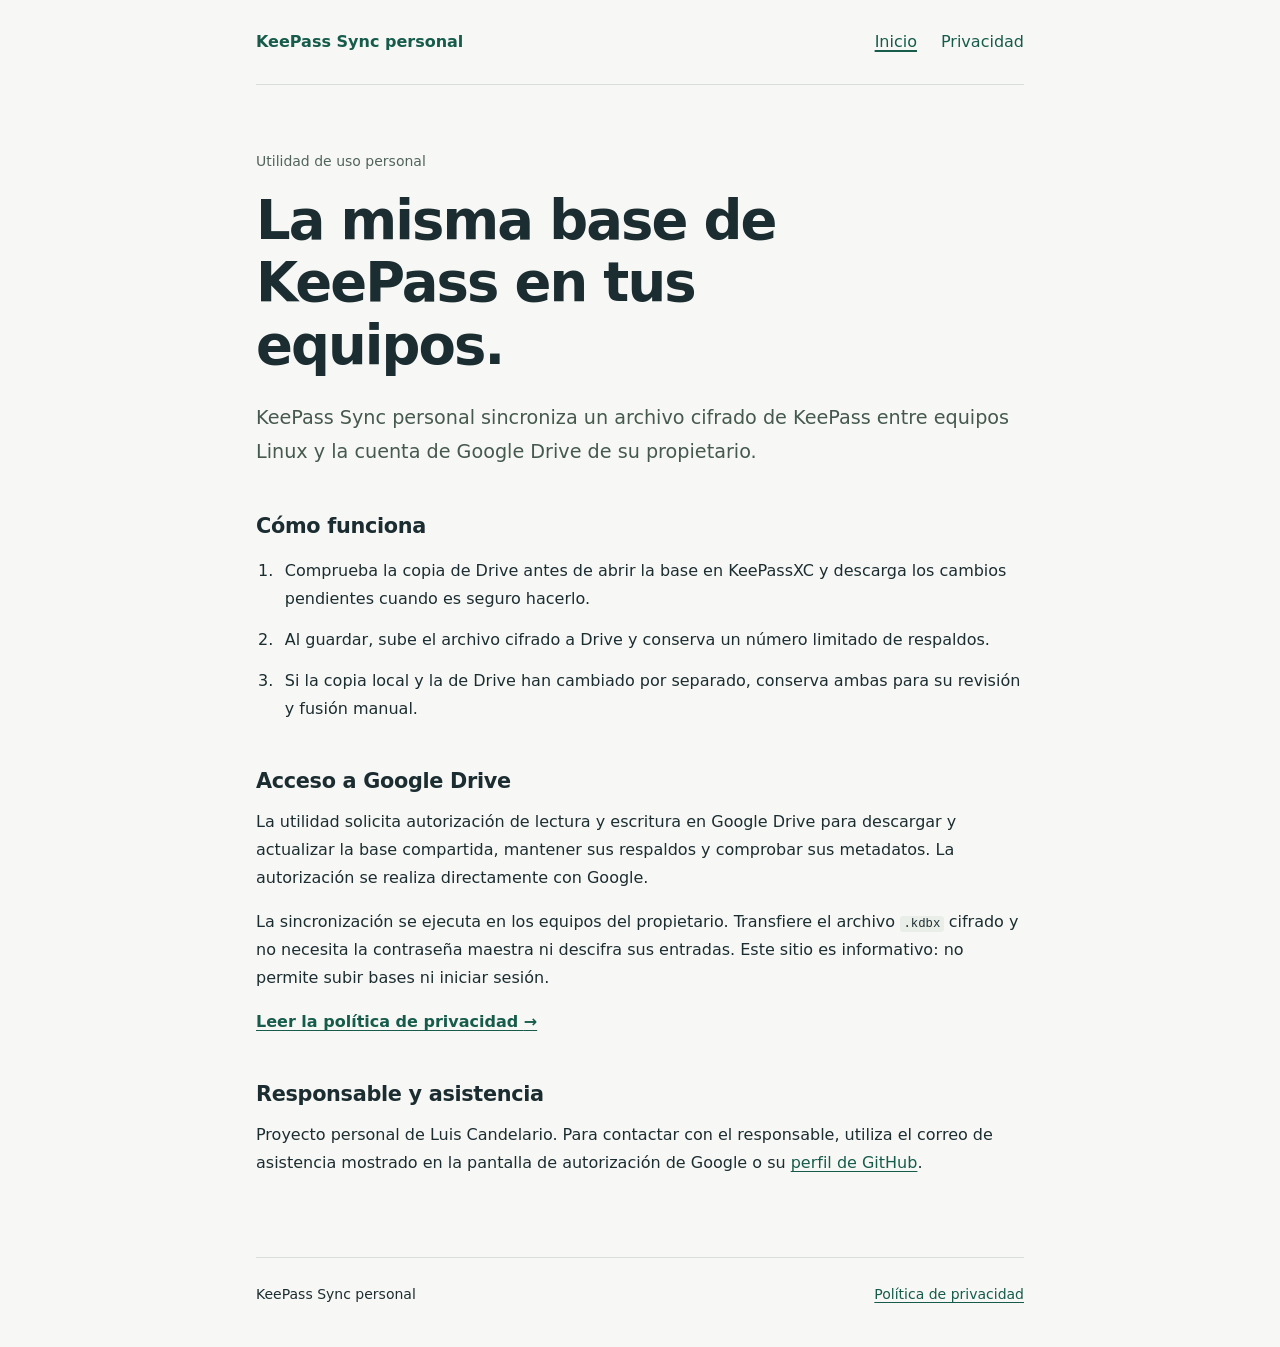
<file: index.html>
<!doctype html>
<html lang="es">
<head>
  <meta charset="utf-8">
  <meta name="viewport" content="width=device-width, initial-scale=1">
  <meta name="description" content="Información sobre KeePass Sync personal, una utilidad local para sincronizar una base de datos cifrada de KeePass con Google Drive.">
  <title>KeePass Sync personal</title>
  <link rel="stylesheet" href="styles.css">
</head>
<body>
  <a class="skip-link" href="#contenido">Ir al contenido</a>
  <header>
    <a class="brand" href="./">KeePass Sync personal</a>
    <nav aria-label="Navegación principal">
      <a href="./" aria-current="page">Inicio</a>
      <a href="privacidad.html">Privacidad</a>
    </nav>
  </header>
  <main id="contenido">
    <p class="eyebrow">Utilidad de uso personal</p>
    <h1>La misma base de KeePass en tus equipos.</h1>
    <p class="lead">KeePass Sync personal sincroniza un archivo cifrado de KeePass entre equipos Linux y la cuenta de Google Drive de su propietario.</p>
    <section aria-labelledby="funcionamiento">
      <h2 id="funcionamiento">Cómo funciona</h2>
      <ol>
        <li>Comprueba la copia de Drive antes de abrir la base en KeePassXC y descarga los cambios pendientes cuando es seguro hacerlo.</li>
        <li>Al guardar, sube el archivo cifrado a Drive y conserva un número limitado de respaldos.</li>
        <li>Si la copia local y la de Drive han cambiado por separado, conserva ambas para su revisión y fusión manual.</li>
      </ol>
    </section>
    <section aria-labelledby="datos">
      <h2 id="datos">Acceso a Google Drive</h2>
      <p>La utilidad solicita autorización de lectura y escritura en Google Drive para descargar y actualizar la base compartida, mantener sus respaldos y comprobar sus metadatos. La autorización se realiza directamente con Google.</p>
      <p>La sincronización se ejecuta en los equipos del propietario. Transfiere el archivo <code>.kdbx</code> cifrado y no necesita la contraseña maestra ni descifra sus entradas. Este sitio es informativo: no permite subir bases ni iniciar sesión.</p>
      <p><a class="text-link" href="privacidad.html">Leer la política de privacidad <span aria-hidden="true">→</span></a></p>
    </section>
    <section aria-labelledby="contacto">
      <h2 id="contacto">Responsable y asistencia</h2>
      <p>Proyecto personal de Luis Candelario. Para contactar con el responsable, utiliza el correo de asistencia mostrado en la pantalla de autorización de Google o su <a href="https://github.com/luis-knd">perfil de GitHub</a>.</p>
    </section>
  </main>
  <footer>
    <span>KeePass Sync personal</span>
    <a href="privacidad.html">Política de privacidad</a>
  </footer>
</body>
</html>
</file>
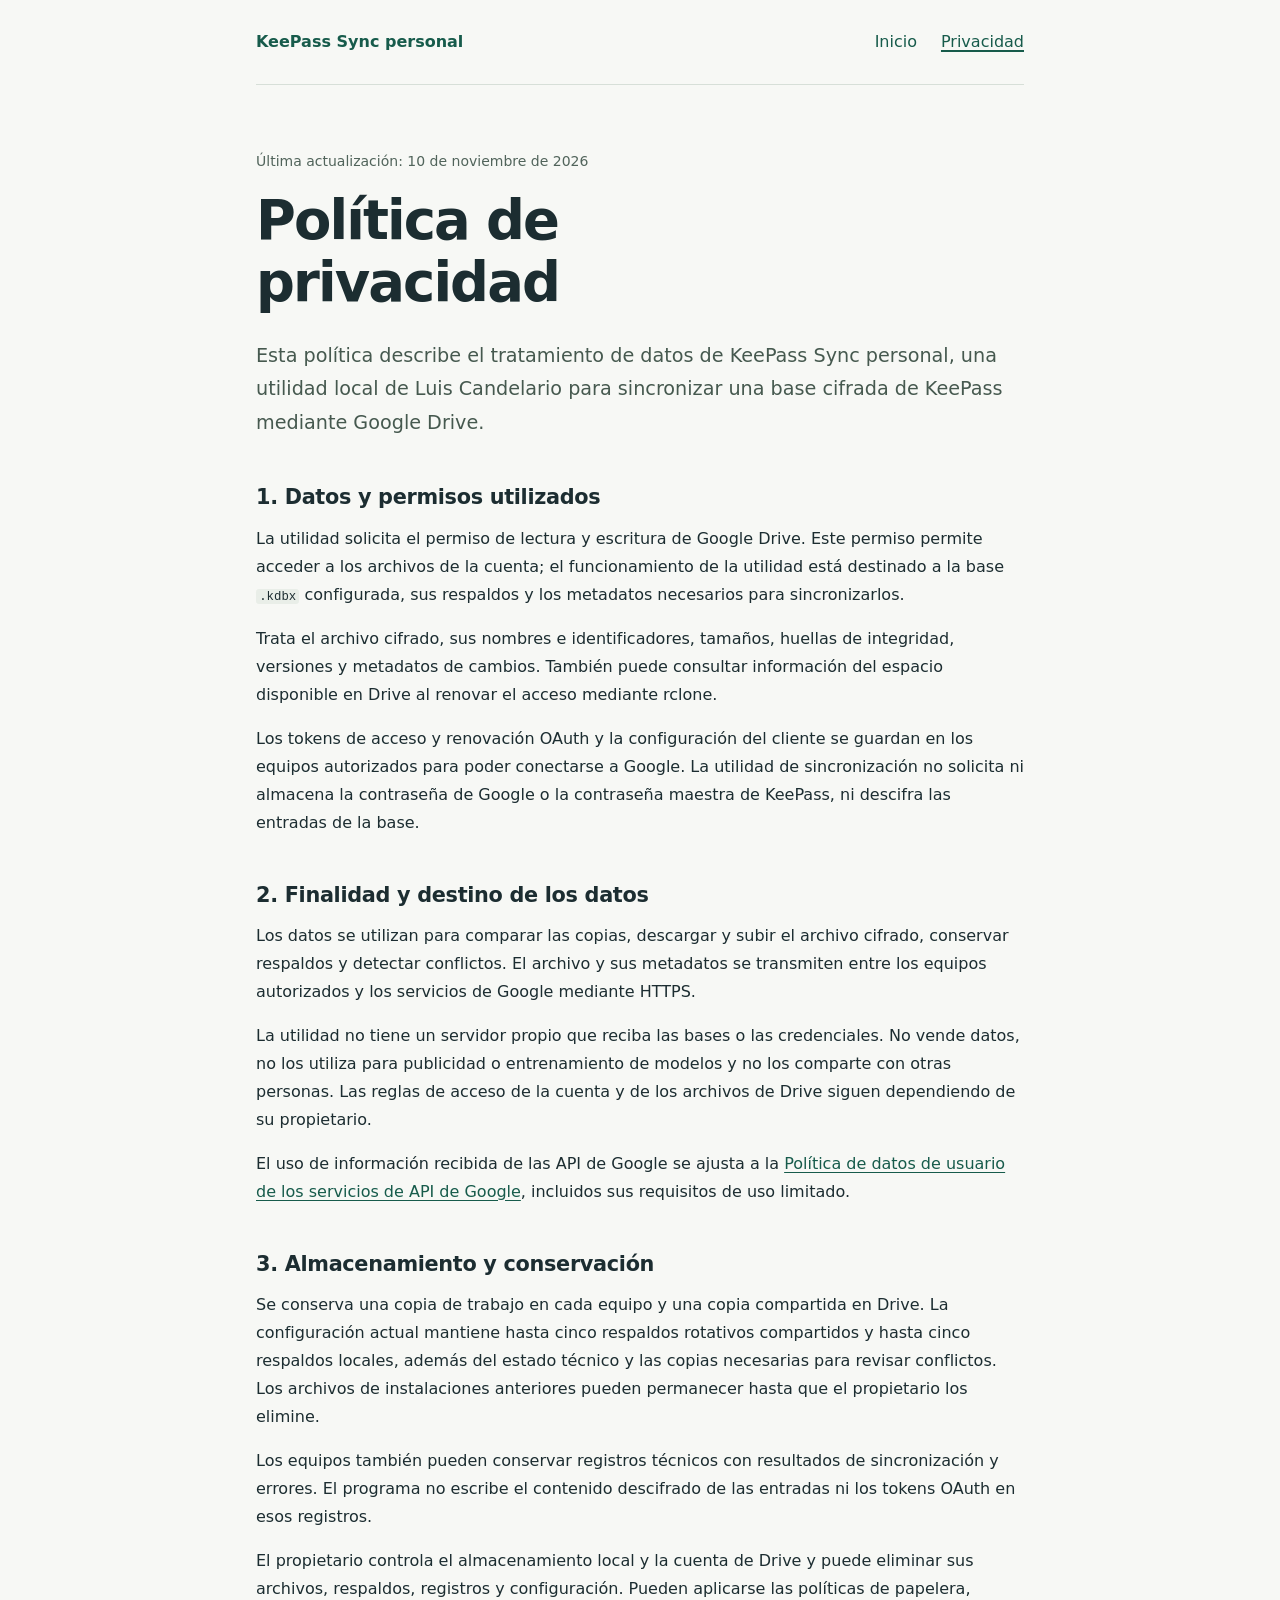
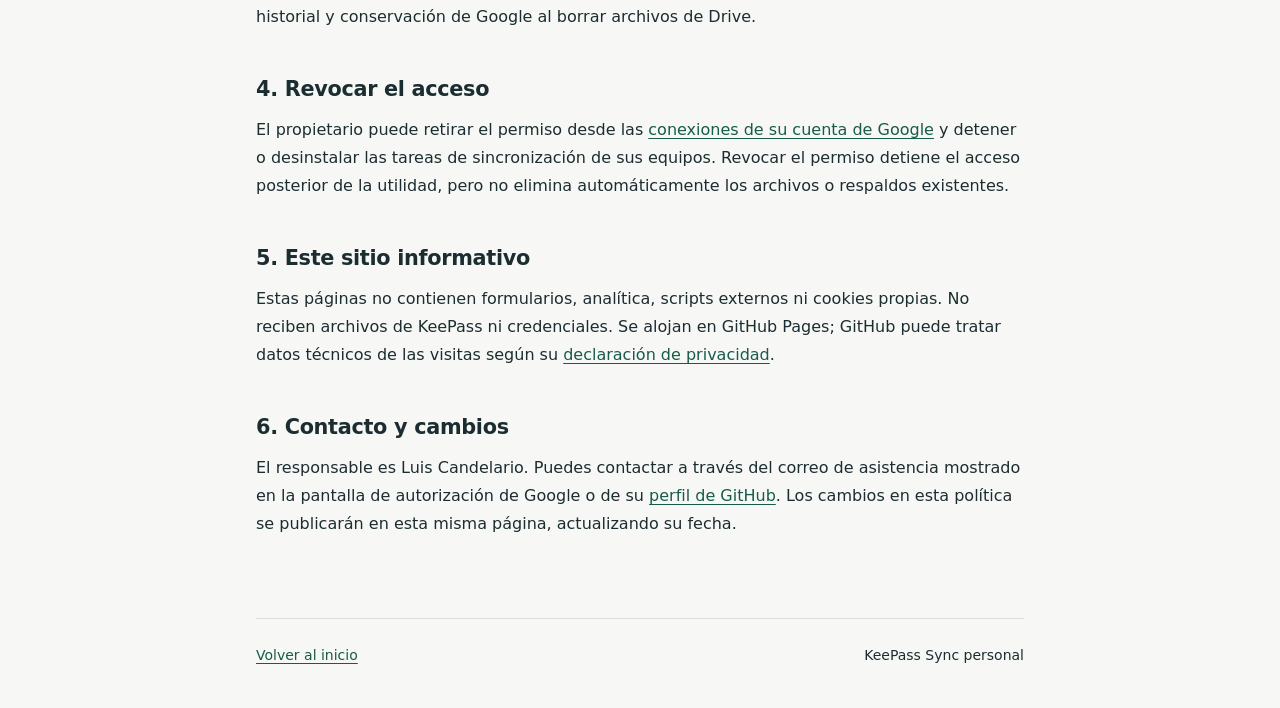
<file: privacidad.html>
<!doctype html>
<html lang="es">
<head>
  <meta charset="utf-8">
  <meta name="viewport" content="width=device-width, initial-scale=1">
  <meta name="description" content="Cómo KeePass Sync personal accede, utiliza y conserva los datos autorizados de Google Drive.">
  <title>Política de privacidad · KeePass Sync personal</title>
  <link rel="stylesheet" href="styles.css">
</head>
<body>
  <a class="skip-link" href="#contenido">Ir al contenido</a>
  <header>
    <a class="brand" href="./">KeePass Sync personal</a>
    <nav aria-label="Navegación principal">
      <a href="./">Inicio</a>
      <a href="privacidad.html" aria-current="page">Privacidad</a>
    </nav>
  </header>
  <main id="contenido">
    <p class="eyebrow">Última actualización: 10 de noviembre de 2026</p>
    <h1>Política de privacidad</h1>
    <p class="lead">Esta política describe el tratamiento de datos de KeePass Sync personal, una utilidad local de Luis Candelario para sincronizar una base cifrada de KeePass mediante Google Drive.</p>
    <section aria-labelledby="acceso">
      <h2 id="acceso">1. Datos y permisos utilizados</h2>
      <p>La utilidad solicita el permiso de lectura y escritura de Google Drive. Este permiso permite acceder a los archivos de la cuenta; el funcionamiento de la utilidad está destinado a la base <code>.kdbx</code> configurada, sus respaldos y los metadatos necesarios para sincronizarlos.</p>
      <p>Trata el archivo cifrado, sus nombres e identificadores, tamaños, huellas de integridad, versiones y metadatos de cambios. También puede consultar información del espacio disponible en Drive al renovar el acceso mediante rclone.</p>
      <p>Los tokens de acceso y renovación OAuth y la configuración del cliente se guardan en los equipos autorizados para poder conectarse a Google. La utilidad de sincronización no solicita ni almacena la contraseña de Google o la contraseña maestra de KeePass, ni descifra las entradas de la base.</p>
    </section>
    <section aria-labelledby="uso">
      <h2 id="uso">2. Finalidad y destino de los datos</h2>
      <p>Los datos se utilizan para comparar las copias, descargar y subir el archivo cifrado, conservar respaldos y detectar conflictos. El archivo y sus metadatos se transmiten entre los equipos autorizados y los servicios de Google mediante HTTPS.</p>
      <p>La utilidad no tiene un servidor propio que reciba las bases o las credenciales. No vende datos, no los utiliza para publicidad o entrenamiento de modelos y no los comparte con otras personas. Las reglas de acceso de la cuenta y de los archivos de Drive siguen dependiendo de su propietario.</p>
      <p>El uso de información recibida de las API de Google se ajusta a la <a href="https://developers.google.com/terms/api-services-user-data-policy">Política de datos de usuario de los servicios de API de Google</a>, incluidos sus requisitos de uso limitado.</p>
    </section>
    <section aria-labelledby="conservacion">
      <h2 id="conservacion">3. Almacenamiento y conservación</h2>
      <p>Se conserva una copia de trabajo en cada equipo y una copia compartida en Drive. La configuración actual mantiene hasta cinco respaldos rotativos compartidos y hasta cinco respaldos locales, además del estado técnico y las copias necesarias para revisar conflictos. Los archivos de instalaciones anteriores pueden permanecer hasta que el propietario los elimine.</p>
      <p>Los equipos también pueden conservar registros técnicos con resultados de sincronización y errores. El programa no escribe el contenido descifrado de las entradas ni los tokens OAuth en esos registros.</p>
      <p>El propietario controla el almacenamiento local y la cuenta de Drive y puede eliminar sus archivos, respaldos, registros y configuración. Pueden aplicarse las políticas de papelera, historial y conservación de Google al borrar archivos de Drive.</p>
    </section>
    <section aria-labelledby="revocacion">
      <h2 id="revocacion">4. Revocar el acceso</h2>
      <p>El propietario puede retirar el permiso desde las <a href="https://myaccount.google.com/connections">conexiones de su cuenta de Google</a> y detener o desinstalar las tareas de sincronización de sus equipos. Revocar el permiso detiene el acceso posterior de la utilidad, pero no elimina automáticamente los archivos o respaldos existentes.</p>
    </section>
    <section aria-labelledby="sitio">
      <h2 id="sitio">5. Este sitio informativo</h2>
      <p>Estas páginas no contienen formularios, analítica, scripts externos ni cookies propias. No reciben archivos de KeePass ni credenciales. Se alojan en GitHub Pages; GitHub puede tratar datos técnicos de las visitas según su <a href="https://docs.github.com/en/site-policy/privacy-policies/github-general-privacy-statement">declaración de privacidad</a>.</p>
    </section>
    <section aria-labelledby="contacto">
      <h2 id="contacto">6. Contacto y cambios</h2>
      <p>El responsable es Luis Candelario. Puedes contactar a través del correo de asistencia mostrado en la pantalla de autorización de Google o de su <a href="https://github.com/luis-knd">perfil de GitHub</a>. Los cambios en esta política se publicarán en esta misma página, actualizando su fecha.</p>
    </section>
  </main>
  <footer>
    <a href="./">Volver al inicio</a>
    <span>KeePass Sync personal</span>
  </footer>
</body>
</html>
</file>
<file: styles.css>
:root {
  color-scheme: light;
  font-family: ui-sans-serif, system-ui, -apple-system, BlinkMacSystemFont, "Segoe UI", sans-serif;
  color: #1c2d31;
  background: #f7f8f5;
  font-synthesis: none;
  line-height: 1.75;
}
* { box-sizing: border-box; }
body { margin: 0; }
a { color: #175b4b; text-underline-offset: .2em; }
a:hover { color: #0c3d31; }
a:focus-visible { outline: 3px solid #a85d14; outline-offset: 5px; }
header, main, footer { width: min(100% - 3rem, 48rem); margin-inline: auto; }
header {
  padding-block: 1.75rem;
  border-bottom: 1px solid #d7dfd8;
  display: flex;
  justify-content: space-between;
  align-items: center;
  gap: 1.5rem;
  flex-wrap: wrap;
}
.brand { font-weight: 700; text-decoration: none; }
nav { display: flex; gap: 1.5rem; }
nav a { text-decoration: none; }
nav a[aria-current="page"] { text-decoration: underline; text-decoration-thickness: 2px; }
main { padding-block: 4rem; }
.eyebrow { color: #51645b; font-size: .875rem; margin: 0 0 1rem; }
h1 { font-size: clamp(2.15rem, 5vw, 3.4rem); line-height: 1.15; letter-spacing: -.035em; max-width: 16ch; margin: 0 0 1.5rem; }
.lead { font-size: 1.2rem; color: #46594f; }
section { margin-top: 2.75rem; }
h2 { font-size: 1.3rem; line-height: 1.4; letter-spacing: -.015em; margin-bottom: .75rem; }
p { margin: 0 0 1rem; }
ol { padding-left: 1.4rem; }
li { padding-left: .4rem; margin-bottom: .8rem; }
code { font-size: .95em; background: #e9eee8; padding: .05rem .2rem; border-radius: .2rem; }
.text-link { font-weight: 650; }
footer { border-top: 1px solid #d7dfd8; padding-block: 1.5rem 2.5rem; font-size: .875rem; display: flex; justify-content: space-between; gap: 1rem; flex-wrap: wrap; }
.skip-link { position: absolute; top: -5rem; left: 1rem; background: #fff; padding: .5rem 1rem; z-index: 10; }
.skip-link:focus { top: 1rem; }
@media (max-width: 480px) {
  header, main, footer { width: calc(100% - 2rem); }
  header { gap: .75rem; padding-block: 1.25rem; }
  nav { gap: 1.25rem; }
  main { padding-block: 2.75rem; }
}
</file>
